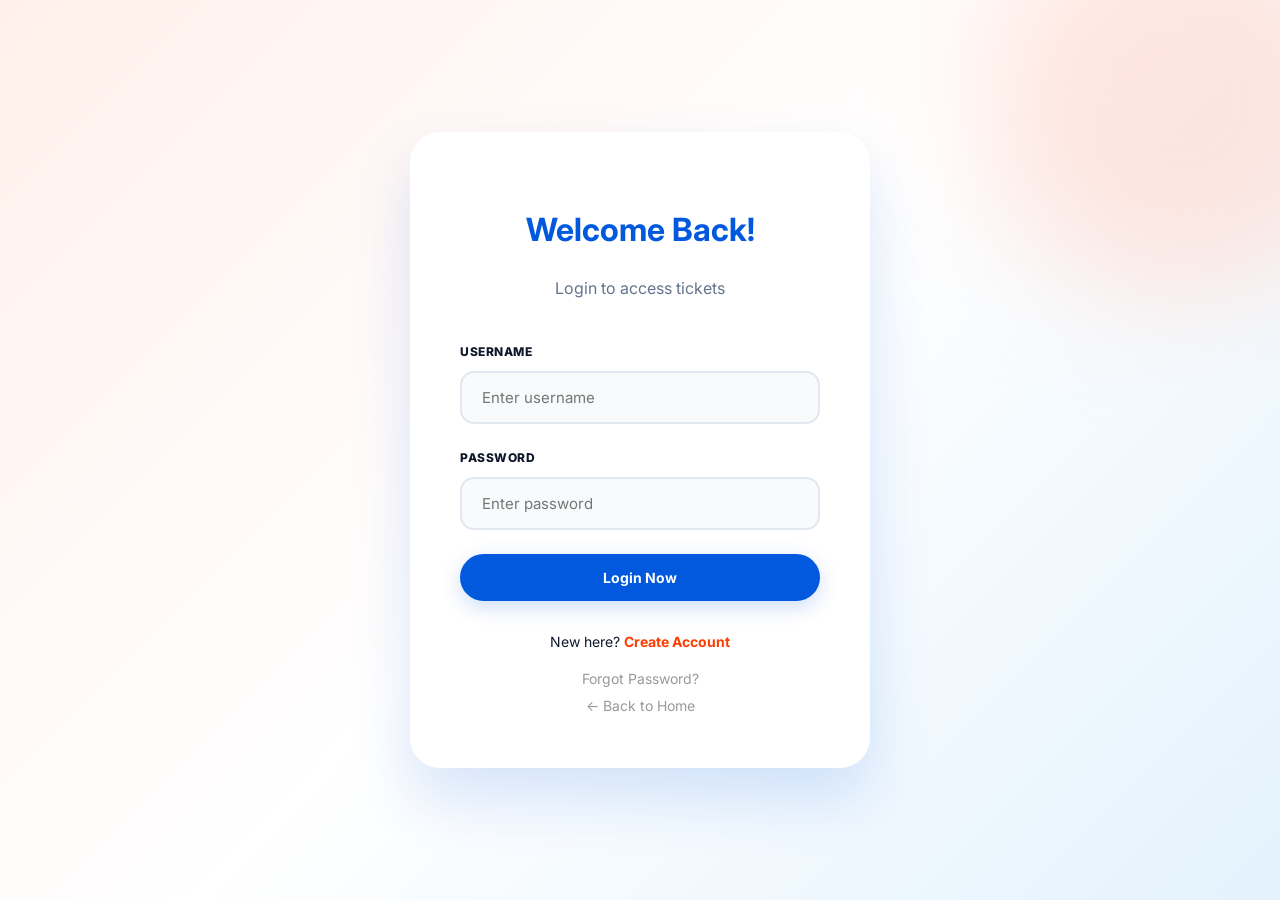
<file: buyticket.html>
<!doctype html>
<html lang="en">
<head>
  <meta charset="utf-8" />
  <meta name="viewport" content="width=device-width,initial-scale=1" />
  <title>Buy Ticket — Kids Cinema</title>
  <link href="https://fonts.googleapis.com/css2?family=Inter:wght@400;500;600;700;800&display=swap" rel="stylesheet">
  <link rel="stylesheet" href="styles.css">
  <script src="https://code.jquery.com/jquery-3.7.1.min.js"></script>
  <script src="script.js" defer></script>
  <script>
  if (window.top !== window.self) {
    document.documentElement.classList.add('in-frame');
  }
</script>
  
  <style>
    .history-section { width: 100%; max-width: 500px; margin-top: 40px; }
    .history-card {
        background: white; padding: 20px; border-radius: 16px; margin-bottom: 15px;
        display: flex; justify-content: space-between; align-items: center;
        border-left: 6px solid var(--accent); box-shadow: 0 4px 10px rgba(0,0,0,0.05);
        transition: 0.3s; position: relative; overflow: hidden;
    }
    .history-card::after {
        content: ''; position: absolute; right: -10px; top: 50%; transform: translateY(-50%);
        width: 20px; height: 20px; background: #E3F2FD; border-radius: 50%; box-shadow: inset 2px 0 5px rgba(0,0,0,0.05);
    }
    .history-card:hover { transform: translateY(-5px); box-shadow: 0 10px 20px rgba(2, 89, 221, 0.15); }
    .ticket-info h4 { margin: 0 0 5px 0; font-size: 16px; color: var(--text-primary); }
    .ticket-detail { font-size: 13px; color: var(--text-secondary); display: flex; gap: 10px; }
    .ticket-price { font-weight: 800; color: var(--accent-secondary); font-size: 15px; margin-right: 15px; }
  </style>
</head>
<body>
  
    
  <div class="app-layout">
    <nav class="sidebar glass">
      <div class="brand"><span>🎈</span> Kids Cinema</div>
      <div id="userSidebarArea"></div>
      <ul class="menu-list">
        <li class="menu-item"><a href="index.html" class="menu-link"><span class="menu-icon">🏠</span> Home</a></li>
        <li class="menu-item"><a href="contact.html" class="menu-link"><span class="menu-icon">📩</span> Contact Us</a></li>
        <li class="menu-item"><a href="buyticket.html" class="menu-link active"><span class="menu-icon">🎫</span> Buy Tickets</a></li>
        <li class="menu-item"><a href="recommend.html" class="menu-link"><span class="menu-icon">✨</span> For You</a></li>
      </ul>
      <div style="margin-top: auto;"><li class="menu-item" id="navLoginLink"></li></div>
    </nav>

    <main class="main-content">
        <div class="layout-center" style="justify-content: flex-start; padding-top: 20px;">
            
            <div style="text-align: center; margin-bottom: 30px;">
                <h1 style="font-size: 36px; margin-bottom: 5px; color: var(--accent);">Get Your Tickets</h1>
                <p style="color: var(--text-secondary);">Select movie, seat, and enjoy the show!</p>
            </div>

            <div class="glass" style="padding: 40px; background: white; width: 100%; max-width: 500px; border-radius: 30px; box-shadow: 0 25px 60px rgba(0,0,0,0.08);">
                <form id="purchaseForm">
                    
                    <div class="form-group">
                        <label class="form-label">Select Movie</label>
                        <select id="ticketMovie" class="form-select"><option value="">-- Loading Movies... --</option></select>
                    </div>

                    <div class="form-group">
                        <label class="form-label">Showtime</label>
                        <div style="display: flex; gap: 10px;">
                            <button type="button" class="btn btn-glass btn-small time-btn" data-time="10:00" style="flex:1;">10:00</button>
                            <button type="button" class="btn btn-glass btn-small time-btn" data-time="13:30" style="flex:1;">13:30</button>
                            <button type="button" class="btn btn-glass btn-small time-btn" data-time="16:00" style="flex:1;">16:00</button>
                        </div>
                        <input type="hidden" id="selectedTime" value="">
                    </div>

<div class="form-group">
    <label class="form-label">TICKET CLASS</label>
    
    <div class="pricing-card">
        <table class="pricing-table">
            <thead>
                <tr>
                    <th style="text-align: left; padding-left: 15px;">TYPE</th>
                    <th style="text-align: center;">PRICE</th>
                    <th style="text-align: right; padding-right: 15px;">SELECT</th>
                </tr>
            </thead>
            <tbody>
                <tr>
                    <td class="seat-info">
                        <span class="seat-name">Regular Seat</span>
                        <span class="seat-desc">Standard comfort</span>
                    </td>
                    <td class="seat-price">IDR 50.000</td>
                    <td class="seat-select">
                        <input type="radio" name="ticket_price" value="50000" required>
                    </td>
                </tr>
                
                <tr>
                    <td class="seat-info">
                        <span class="seat-name">VIP Suite</span>
                        <span class="seat-desc">Premium + Snacks</span>
                    </td>
                    <td class="seat-price">IDR 85.000</td>
                    <td class="seat-select">
                        <input type="radio" name="ticket_price" value="85000">
                    </td>
                </tr>
            </tbody>
        </table>
    </div>
</div>

                    <div class="form-group">
                        <label class="form-label">Seat Type</label>
                        <div style="display: flex; gap: 15px; align-items: center; background: #F8FAFC; padding: 15px; border-radius: 12px; border: 1px solid #E2E8F0;">
                            <label style="display: flex; align-items: center; gap: 8px; cursor: pointer; font-size: 14px; color: var(--text-primary);">
                                <input type="radio" name="seat" value="regular" checked> Regular
                            </label>
                            <label style="display: flex; align-items: center; gap: 8px; cursor: pointer; color: var(--accent); font-weight: 800; font-size: 14px;">
                                <input type="radio" name="seat" value="vip"> VIP Suite
                            </label>
                        </div>
                    </div>

                    <div class="form-group">
                        <label class="form-label">Quantity</label>
                        <input type="number" id="ticketQty" class="form-input" value="1" min="1" max="10">
                    </div>

                    <div id="purchaseSummary" style="background: #FFF0EB; padding: 20px; border-radius: 16px; margin-bottom: 25px; border: 1px solid #FFCCBC;">
                        <div style="color: #64748b; font-size: 14px; text-align: center;">Calculating price...</div>
                    </div>

                    <button id="btnPurchase" class="btn btn-primary" style="width: 100%; padding: 16px; font-size: 16px;">Confirm & Pay</button>
                </form>
            </div>

            <div class="history-section" style="width:100%; max-width:500px; margin-top:40px;">
                <h4 style="margin-bottom: 20px; color: var(--text-primary); text-align: center; font-weight: 800; opacity: 0.7;">🎟️ YOUR TICKET HISTORY</h4>
                <div id="historyList"></div>
            </div>
        </div>

        <div id="invoiceModal" class="modal" style="display:none;">
            <div class="modal-content" style="max-width: 400px; text-align: center;">
                <div class="modal-body">
                    <div style="font-size: 60px; margin-bottom: 10px;">🎉</div>
                    <h2 style="color: var(--accent); margin-bottom: 20px;">Booking Success!</h2>
                    <div id="invoiceContent" style="background: #F8FAFC; padding: 25px; border-radius: 20px; margin-bottom: 25px; text-align: left; border: 1px solid #E2E8F0;"></div>
                    <button id="closeInvoice" class="btn btn-primary" style="width: 100%;">Download E-Ticket</button>
                </div>
            </div>
        </div>
    </main>
  </div>
</body>
</html>
</file>
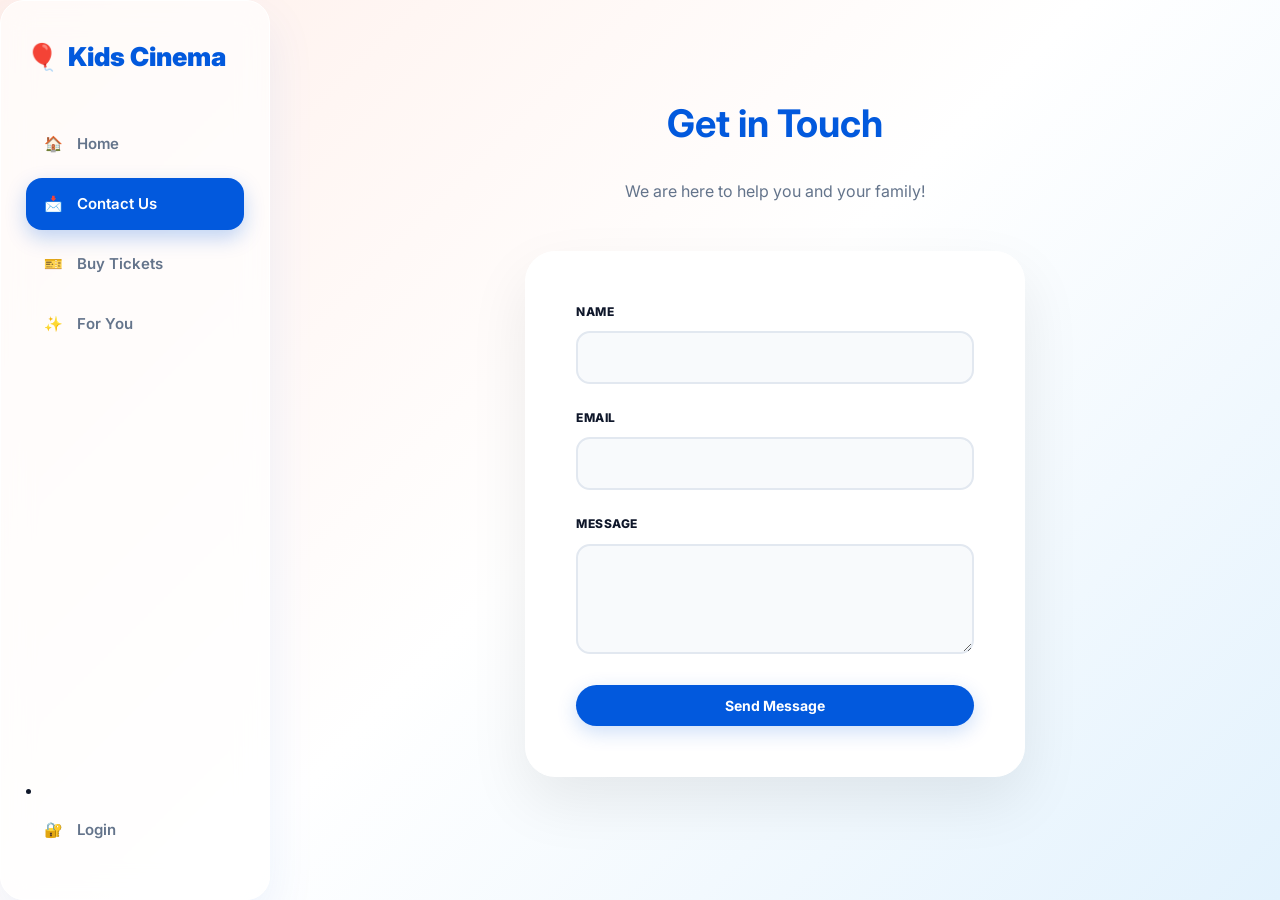
<file: contact.html>
<!doctype html>
<html lang="en">
<head>
  <meta charset="utf-8" /><meta name="viewport" content="width=device-width,initial-scale=1" />
  <title>Contact Us — Kids Cinema</title>
  <link rel="stylesheet" href="styles.css">
  <script src="https://code.jquery.com/jquery-3.7.1.min.js"></script>
  <script src="script.js" defer></script>
  <script>
  if (window.top !== window.self) {
    document.documentElement.classList.add('in-frame');
  }
</script>
</head>
<body>
  <div class="app-layout">
    <nav class="sidebar glass">
      <div class="brand"><span>🎈</span> Kids Cinema</div>
      <div id="userSidebarArea"></div>
      <ul class="menu-list">
        <li class="menu-item"><a href="index.html" class="menu-link"><span class="menu-icon">🏠</span> Home</a></li>
        <li class="menu-item"><a href="contact.html" class="menu-link active"><span class="menu-icon">📩</span> Contact Us</a></li>
        <li class="menu-item"><a href="buyticket.html" class="menu-link"><span class="menu-icon">🎫</span> Buy Tickets</a></li>
        <li class="menu-item"><a href="recommend.html" class="menu-link"><span class="menu-icon">✨</span> For You</a></li>
      </ul>
      <div style="margin-top: auto;"><li class="menu-item" id="navLoginLink"></li></div>
    </nav>
    <main class="main-content">
      <div class="layout-center">
          <div style="text-align: center; margin-bottom: 30px;">
            <h1 style="font-size: 38px; color: var(--accent);">Get in Touch</h1>
            <p style="color:var(--text-secondary);">We are here to help you and your family!</p>
          </div>
          <div class="glass" style="padding: 50px; background: white; width: 100%; max-width: 500px; border-radius: 30px; box-shadow: 0 25px 60px rgba(0,0,0,0.08);">
              <form id="contactForm">
                  <div class="form-group"><label class="form-label">Name</label><input type="text" class="form-input" required></div>
                  <div class="form-group"><label class="form-label">Email</label><input type="email" class="form-input" required></div>
                  <div class="form-group"><label class="form-label">Message</label><textarea class="form-input" rows="4" required></textarea></div>
                  <button class="btn btn-primary" style="width:100%;">Send Message</button>
              </form>
          </div>
      </div>
    </main>
  </div>
</body>
</html>
</file>
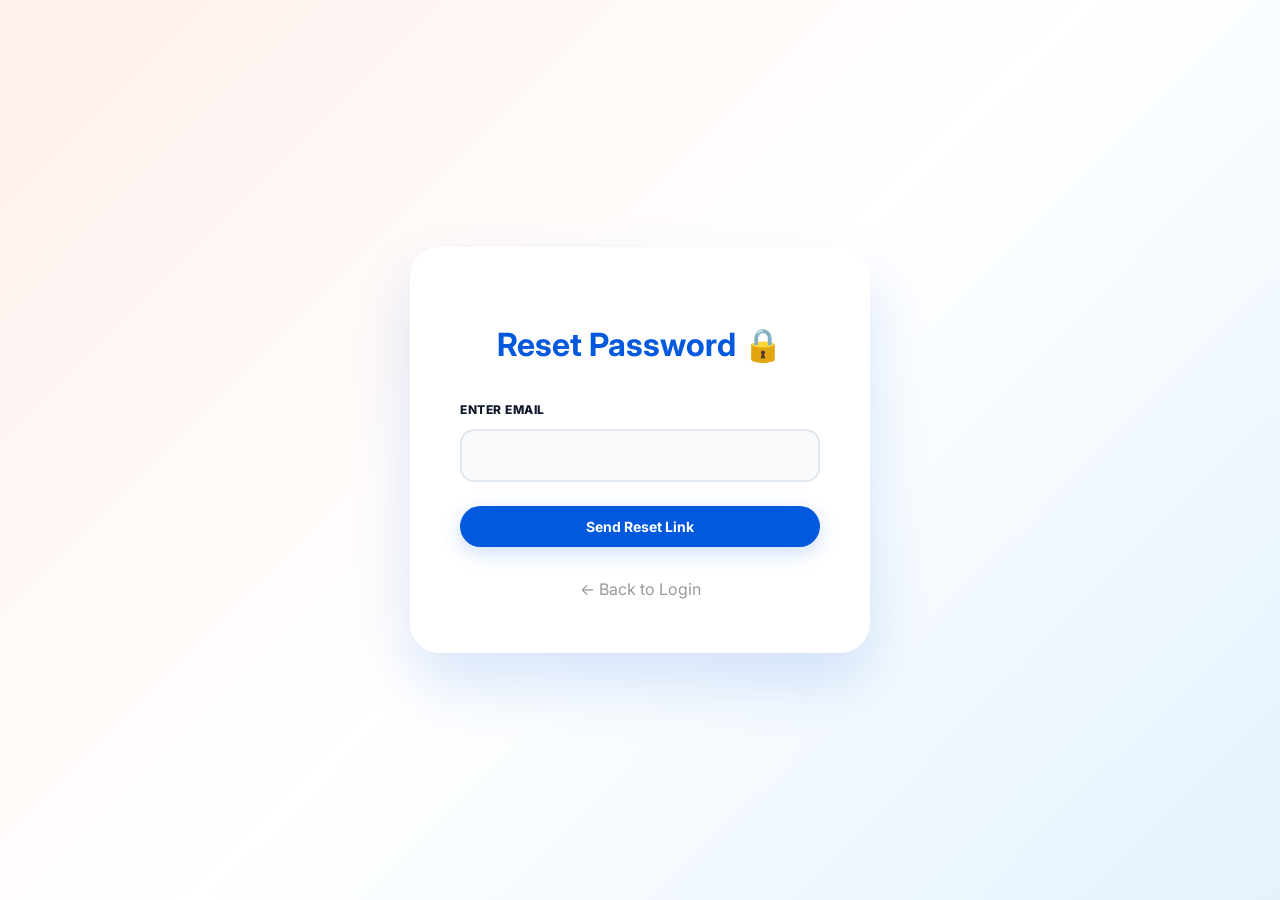
<file: forgot.html>
<!DOCTYPE html>
<html lang="en">
<head>
    <meta charset="UTF-8"><title>Forgot Password</title>
    <link rel="stylesheet" href="styles.css">
    <script src="https://code.jquery.com/jquery-3.7.1.min.js"></script>
    <script src="script.js" defer></script>
</head>
<body>
    <div class="auth-container">
        <div class="glass-form-box">
            <div style="text-align: center; margin-bottom: 30px;">
                <h1 style="color: var(--accent);">Reset Password 🔒</h1>
            </div>
            <form id="forgotForm">
                <div class="form-group"><label class="form-label">Enter email</label><input type="email" id="forgotEmail" class="form-input" required></div>
                <button type="submit" class="btn btn-primary" style="width: 100%;">Send Reset Link</button>
            </form>
            <div style="text-align: center; margin-top: 30px;"><a href="login.html" style="color: #999;">← Back to Login</a></div>
        </div>
    </div>
</body>
</html>
</file>
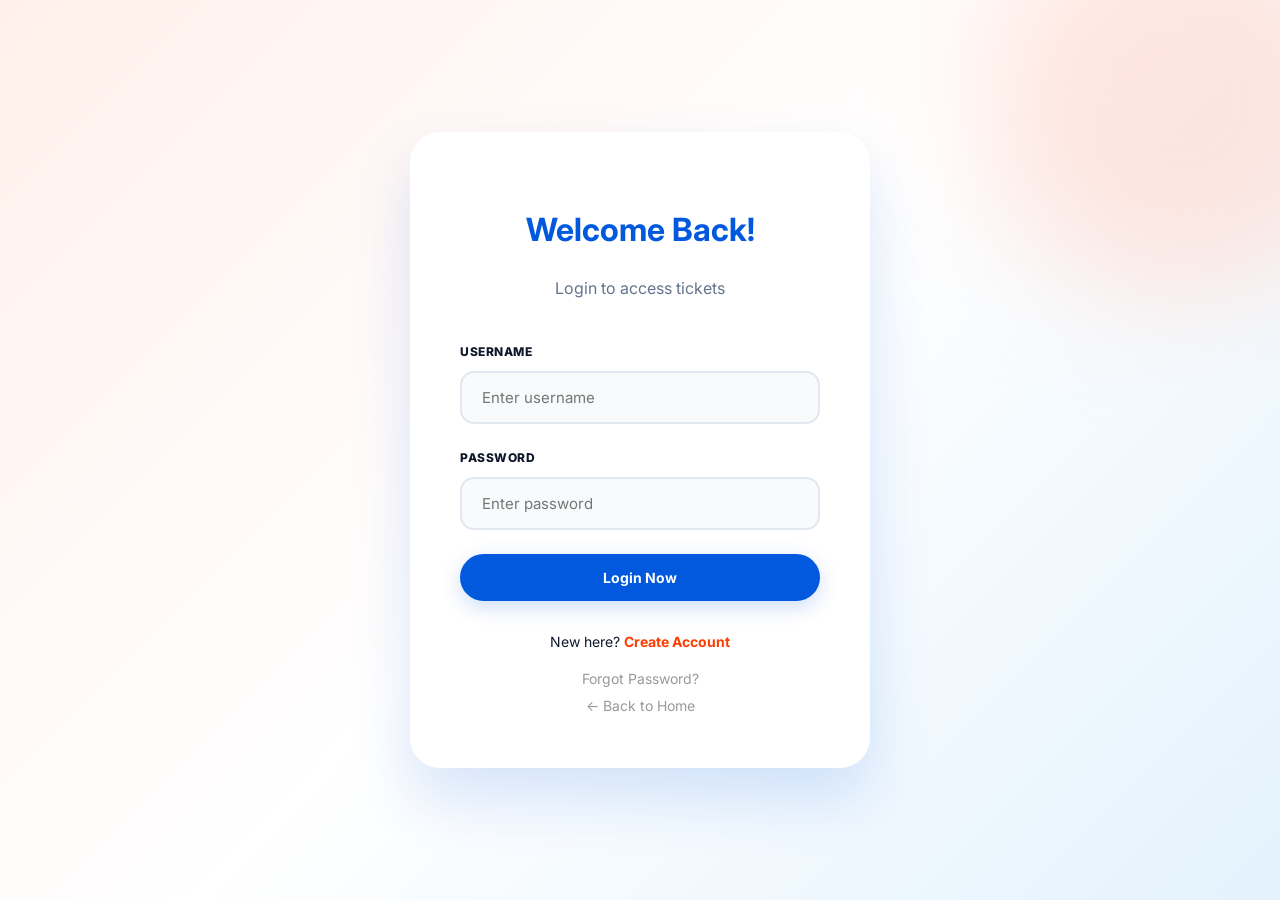
<file: login.html>
<!DOCTYPE html>
<html lang="en">
<head>
    <meta charset="UTF-8"><title>Login - Kids Cinema</title>
    <link href="https://fonts.googleapis.com/css2?family=Inter:wght@400;500;600;700;800&display=swap" rel="stylesheet">
    <link rel="stylesheet" href="styles.css">
    <script src="https://code.jquery.com/jquery-3.7.1.min.js"></script>
    <script src="script.js" defer></script>
</head>
<body>
    <div class="blob blob-1"></div>
    <div class="auth-container">
        <div class="glass-form-box">
            <div style="text-align: center; margin-bottom: 40px;">
                <h1 style="color: var(--accent); font-size: 32px;">Welcome Back!</h1>
                <p style="color: var(--text-secondary);">Login to access tickets</p>
            </div>
            <form id="loginForm">
                <div class="form-group"><label class="form-label">Username</label><input type="text" id="loginUser" class="form-input" placeholder="Enter username" required></div>
                <div class="form-group"><label class="form-label">Password</label><input type="password" id="loginPass" class="form-input" placeholder="Enter password" required></div>
                <button type="submit" class="btn btn-primary" style="width: 100%; padding: 15px;">Login Now</button>
            </form>
            <div style="text-align: center; margin-top: 30px; font-size: 14px;">
                <p>New here? <a href="signup.html" style="color: var(--accent-secondary); font-weight: 700;">Create Account</a></p>
                <a href="forgot.html" style="color: #999; display:block; margin-top:10px;">Forgot Password?</a>
                <a href="index.html" style="color: #999; margin-top: 5px; display: inline-block;">← Back to Home</a>
            </div>
        </div>
    </div>
</body>
</html>
</file>
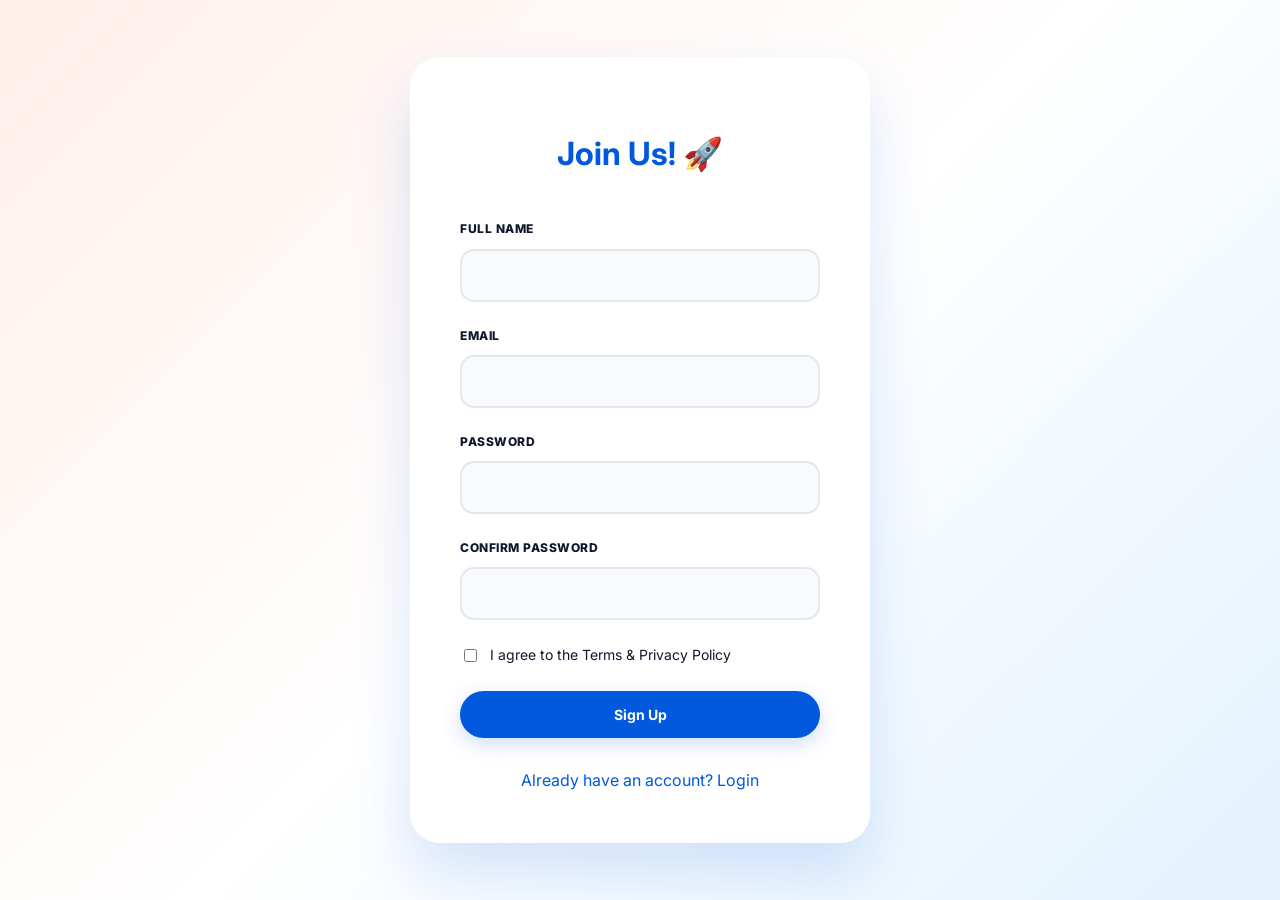
<file: signup.html>
<!DOCTYPE html>
<html lang="en">
<head>
    <meta charset="UTF-8"><title>Sign Up - Kids Cinema</title>
    <link rel="stylesheet" href="styles.css">
    <script src="https://code.jquery.com/jquery-3.7.1.min.js"></script>
    <script src="script.js" defer></script>
</head>
<body>
    <div class="auth-container">
        <div class="glass-form-box">
            <div style="text-align: center; margin-bottom: 40px;"><h1 style="color: var(--accent);">Join Us! 🚀</h1></div>
            <form id="registerForm">
                <div class="form-group"><label class="form-label">Full Name</label><input type="text" class="form-input" required></div>
                <div class="form-group"><label class="form-label">Email</label><input type="email" class="form-input" required></div>
                <div class="form-group"><label class="form-label">Password</label><input type="password" class="form-input" required></div>
                <div class="form-group"><label class="form-label">Confirm Password</label><input type="password" class="form-input" required></div>
                <div class="form-group"><label style="display:flex; gap:10px; align-items:center; font-size:14px;"><input type="checkbox" required>I agree to the Terms & Privacy Policy</label></div>
                <button type="submit" class="btn btn-primary" style="width: 100%; padding: 15px;">Sign Up</button>
            </form>
            <div style="text-align: center; margin-top: 30px;"><a href="login.html" style="color: var(--accent);">Already have an account? Login</a></div>
        </div>
    </div>
</body>
</html>
</file>
<file: styles.css>
/* =========================================
   🎬 KIDS CINEMA - FINAL COMPLETE STYLE
   ========================================= */

@import url('https://fonts.googleapis.com/css2?family=Inter:wght@400;500;600;700;800&display=swap');

:root {
    /* Palette: Peach -> White -> Soft Blue */
    --bg-gradient: linear-gradient(135deg, #FFF0EB 0%, #FFFFFF 50%, #E3F2FD 100%);
    
    /* Glass Effect */
    --glass-bg: rgba(255, 255, 255, 0.9); 
    --glass-border: 1px solid rgba(255, 255, 255, 1);
    --glass-shadow: 0 20px 50px 0 rgba(2, 89, 221, 0.08);
    --radius: 24px;

    /* Colors */
    --accent: #0259DD;       /* Biru Utama */
    --accent-hover: #FF3D00; /* Hover jadi Oranye */
    --accent-secondary: #FF3D00; /* Oranye Kontras */
    
    --text-primary: #0F172A;
    --text-secondary: #64748b;
    --sidebar-width: 270px;
}

/* --- 1. GLOBAL & ANIMATIONS --- */
html { scroll-behavior: smooth; }

/* View Transition API (Smooth Page Load) */
@view-transition { navigation: auto; }

* { box-sizing: border-box; transition: all 0.2s cubic-bezier(0.25, 0.8, 0.25, 1); }

body {
    margin: 0; font-family: 'Inter', sans-serif;
    background: var(--bg-gradient); background-attachment: fixed;
    color: var(--text-primary); min-height: 100vh; line-height: 1.6;
    overflow-x: hidden; position: relative;
    animation: pageFadeIn 0.5s ease-out;
}

@keyframes pageFadeIn { from { opacity: 0; transform: translateY(10px); } to { opacity: 1; transform: translateY(0); } }
@keyframes floatBlob { 0% { transform: translate(0, 0) scale(1); } 100% { transform: translate(20px, 40px) scale(1.1); } }
@keyframes slideInRight { from { transform: translateX(100%); opacity: 0; } to { transform: translateX(0); opacity: 1; } }
@keyframes zoomIn { from { transform: scale(0.95); opacity: 0; } to { transform: scale(1); opacity: 1; } }

a { text-decoration: none; color: inherit; }
ul { list-style: none; padding: 0; margin: 0; }

/* DECORATION BLOBS */
.blob { position: absolute; border-radius: 50%; filter: blur(60px); z-index: -1; animation: floatBlob 10s infinite alternate ease-in-out; opacity: 0.6; }
.blob-1 { top: -100px; right: -100px; width: 400px; height: 400px; background: #FFD6CC; }
.blob-2 { bottom: 0; left: -100px; width: 500px; height: 500px; background: #D1E9FF; animation-delay: 2s; }

/* --- 2. UTILITY & BUTTONS --- */
.glass {
    background: var(--glass-bg); backdrop-filter: blur(20px); -webkit-backdrop-filter: blur(20px);
    border: var(--glass-border); box-shadow: var(--glass-shadow); border-radius: var(--radius);
}

.btn {
    padding: 12px 28px; border-radius: 50px; border: none; font-weight: 700;
    cursor: pointer; font-size: 14px; font-family: inherit; display: inline-flex; align-items: center; justify-content: center; gap: 8px;
    position: relative; overflow: hidden;
}
.btn-primary { background: var(--accent); color: white; box-shadow: 0 6px 20px rgba(2, 89, 221, 0.2); }
.btn-primary:hover { background: var(--accent-hover); transform: translateY(-3px); box-shadow: 0 10px 25px rgba(255, 61, 0, 0.3); }
.btn-glass { background: white; color: var(--accent); border: 2px solid rgba(2, 89, 221, 0.1); font-weight: 700; }
.btn-glass:hover { border-color: var(--accent); background: #F0F7FF; transform: translateY(-2px); }
.btn-small { padding: 8px 16px; font-size: 13px; }

/* --- 3. LAYOUT & SIDEBAR --- */
.app-layout { display: flex; min-height: 100vh; position: relative; z-index: 1; }

.sidebar {
    width: var(--sidebar-width); padding: 35px 25px;
    display: flex; flex-direction: column; position: fixed; height: 100vh; z-index: 100;
    background: rgba(255, 255, 255, 0.65); backdrop-filter: blur(15px); border-right: 1px solid white;
}
.brand { font-size: 26px; font-weight: 900; margin-bottom: 40px; color: var(--accent); display: flex; align-items: center; gap: 10px; }
.menu-item { margin-bottom: 8px; }
.menu-link {
    display: flex; align-items: center; gap: 14px; padding: 14px 18px; border-radius: 16px;
    color: var(--text-secondary); font-weight: 600; font-size: 15px; position: relative; overflow: hidden;
}
.menu-link:hover { background: white; color: var(--accent); box-shadow: 0 4px 15px rgba(0,0,0,0.05); transform: translateX(5px); }
.menu-link:active { transform: scale(0.96); }
.menu-link.active { background: var(--accent); color: white; box-shadow: 0 8px 20px rgba(2, 89, 221, 0.25); }

/* CONTENT & CENTER LAYOUT */
.main-content { flex-grow: 1; margin-left: var(--sidebar-width); padding: 40px; }
.layout-center { display: flex; flex-direction: column; align-items: center; justify-content: center; min-height: 85vh; width: 100%; }

/* --- 4. COMPONENTS: HERO, SEARCH, CARDS --- */
.hero-banner {
    height: 380px; padding: 60px; display: flex; align-items: center;
    background: linear-gradient(110deg, #0259DD 0%, #4F8CFF 100%);
    border-radius: 32px; position: relative; overflow: hidden; margin-bottom: 50px;
    box-shadow: 0 25px 50px rgba(2, 89, 221, 0.25); color: white;
}
.hero-banner::after { content:''; position: absolute; right: -80px; top: -50px; width: 400px; height: 400px; background: radial-gradient(circle, rgba(255, 61, 0, 0.4) 0%, transparent 70%); border-radius: 50%; }
.hero-title { font-size: 52px; margin-bottom: 15px; color: white; line-height: 1.1; }

.search-container {
    background: rgba(255, 255, 255, 0.25); backdrop-filter: blur(10px); padding: 8px; border-radius: 50px;
    display: flex; gap: 12px; margin-top: 25px; border: 1px solid rgba(255, 255, 255, 0.5); max-width: 500px;
}
.search-input { background: transparent; border: none; outline: none; padding: 12px 20px; color: white; font-size: 15px; flex-grow: 1; font-weight: 500; }
.search-input::placeholder { color: rgba(255, 255, 255, 0.85); }

.grid { display: grid; grid-template-columns: repeat(auto-fill, minmax(210px, 1fr)); gap: 30px; }
.movie-card { padding: 15px; cursor: pointer; background: white; border-radius: 20px; box-shadow: 0 10px 30px rgba(0,0,0,0.03); border: 1px solid #f0f0f0; position: relative; overflow: hidden; }
.movie-card:hover { transform: translateY(-12px); box-shadow: 0 20px 40px rgba(2, 89, 221, 0.12); border-color: var(--accent); }
.movie-poster { width: 100%; aspect-ratio: 2/3; object-fit: cover; border-radius: 16px; margin-bottom: 15px; }
.movie-info h4 { font-size: 17px; margin: 0 0 6px 0; white-space: nowrap; overflow: hidden; text-overflow: ellipsis; color: var(--text-primary); }
.movie-meta { font-size: 13px; color: var(--text-secondary); display: flex; justify-content: space-between; font-weight: 600;}

/* --- 5. FORMS & AUTH --- */
.auth-container { display: flex; justify-content: center; align-items: center; min-height: 100vh; padding: 20px; }
.glass-form-box { width: 100%; max-width: 460px; padding: 50px; background: white; border-radius: 30px; box-shadow: 0 30px 60px rgba(2, 89, 221, 0.15); }

.form-group { margin-bottom: 24px; text-align: left; }
.form-label { display: block; margin-bottom: 10px; font-weight: 800; font-size: 12px; color: var(--text-primary); text-transform: uppercase; letter-spacing: 0.5px; }
.form-input, .form-select, textarea {
    width: 100%; padding: 15px 20px; border-radius: 14px; border: 2px solid #E2E8F0;
    background: #F8FAFC; color: var(--text-primary); outline: none; font-size: 15px; font-family: inherit;
}
.form-input:focus, textarea:focus { border-color: var(--accent); background: white; box-shadow: 0 0 0 4px rgba(2, 89, 221, 0.1); transform: scale(1.01); }

/* --- 6. COMMENTS & MODAL --- */
.modal { position: fixed; top:0; left:0; width:100%; height:100%; background: rgba(15, 23, 42, 0.7); backdrop-filter: blur(5px); display: flex; align-items: center; justify-content: center; z-index: 1000; }
.modal-content { width: 95%; max-width: 700px; background: white; border-radius: 24px; padding: 0; overflow: hidden; max-height: 90vh; display: flex; flex-direction: column; animation: zoomIn 0.3s ease; }
.modal-body { padding: 40px; overflow-y: auto; }

.synopsis-box { background: #F8FAFC; padding: 20px; border-radius: 16px; border-left: 5px solid var(--accent); margin: 20px 0; font-size: 15px; color: #334155; line-height: 1.7; }
.comment-input-wrapper { background: #F8FAFC; padding: 15px; border-radius: 16px; border: 1px solid #E2E8F0; margin-bottom: 25px; display: flex; gap: 12px; align-items: center; }
.comment-list { max-height: 350px; overflow-y: auto; padding-right: 10px; display: flex; flex-direction: column; gap: 15px; }
.comment-item { display: flex; gap: 15px; align-items: flex-start; }
.comment-avatar { width: 42px; height: 42px; border-radius: 50%; background: var(--accent); color: white; font-weight: 700; font-size: 18px; display: flex; align-items: center; justify-content: center; flex-shrink: 0; }
.comment-bubble { background: #F1F5F9; padding: 15px; border-radius: 0 18px 18px 18px; flex-grow: 1; }
.comment-user { font-weight: 800; font-size: 14px; margin-right: 10px; }
.comment-rating { color: #FFB400; font-weight: 800; font-size: 12px; }

/* --- 7. TOAST & HISTORY --- */
#toast-container { position: fixed; top: 30px; right: 30px; z-index: 3000; display: flex; flex-direction: column; gap: 10px; }
.toast { background: white; padding: 15px 25px; border-radius: 16px; box-shadow: 0 10px 30px rgba(0,0,0,0.15); border-left: 6px solid var(--accent); display: flex; align-items: center; gap: 12px; animation: slideInRight 0.3s ease; }

.history-card {
    background: white; padding: 20px; border-radius: 16px; margin-bottom: 15px; display: flex; justify-content: space-between; align-items: center;
    border-left: 6px solid var(--accent); box-shadow: 0 4px 10px rgba(0,0,0,0.05); position: relative; overflow: hidden; transition: 0.3s;
}
.history-card::after { content: ''; position: absolute; right: -10px; top: 50%; transform: translateY(-50%); width: 20px; height: 20px; background: #E3F2FD; border-radius: 50%; }
.history-card:hover { transform: translateY(-5px); box-shadow: 0 10px 20px rgba(2, 89, 221, 0.15); }

/* MOBILE */
@media (max-width: 768px) {
    .app-layout { flex-direction: column; }
    .sidebar { width: 100%; height: auto; position: relative; padding: 15px 20px; flex-direction: row; justify-content: space-between; border-right: none; background: white; border-bottom: 1px solid #eee; }
    .menu-list { display: none; }
    .main-content { margin-left: 0; padding: 25px; }
    .hero-banner { height: auto; padding: 40px 20px; text-align: center; }
    .search-container { margin: 20px auto 0; }
}

/* ✅ Hide sidebar ketika halaman dibuka di dalam iframe */
.in-frame .sidebar { display: none !important; }
.in-frame .main-content { margin-left: 0 !important; }
.in-frame .app-layout { display: block !important; }

/* --- Tambahan untuk Pricing Table --- */
.pricing-container {
    background-color: #fff;
    border: 1px solid #ddd;
    border-radius: 8px;
    padding: 15px;
    margin-bottom: 15px;
    box-shadow: 0 2px 4px rgba(0,0,0,0.05);
}

.pricing-table {
    width: 100%;
    border-collapse: collapse;
}

.pricing-table th {
    font-size: 12px;
    font-weight: 800;
    color: #333;
    text-transform: uppercase;
    padding-bottom: 10px;
    border-bottom: 1px solid #eee;
}

.pricing-table td {
    padding: 12px 0;
    font-size: 14px;
    color: #555;
    border-bottom: 1px solid #eee;
}

.pricing-table tr:last-child td {
    border-bottom: none;
}

.pricing-table .price-text {
    font-weight: bold;
    color: #4a5568;
    text-align: center;
}

/* Memperbesar tombol radio agar mudah diklik */
.ticket-radio {
    transform: scale(1.2);
    cursor: pointer;
}

/* --- TAMPILAN PRICING TABLE --- */
.pricing-card {
    background: #ffffff;
    border: 1px solid #e2e8f0;
    border-radius: 16px; /* Sudut membulat */
    overflow: hidden;
    box-shadow: 0 4px 6px rgba(0,0,0,0.02);
    margin-bottom: 20px;
}

.pricing-table {
    width: 100%;
    border-collapse: collapse;
}

/* Header Tabel */
.pricing-table th {
    background: #f8fafc;
    color: #64748b;
    font-size: 11px;
    font-weight: 800;
    text-transform: uppercase;
    letter-spacing: 0.5px;
    padding: 12px 10px;
    border-bottom: 1px solid #e2e8f0;
}

/* Isi Tabel */
.pricing-table td {
    padding: 15px;
    border-bottom: 1px solid #f1f5f9;
    vertical-align: middle;
}

/* Hilangkan garis di baris terakhir */
.pricing-table tr:last-child td {
    border-bottom: none;
}

/* Styling Teks */
.seat-info {
    display: flex;
    flex-direction: column;
}
.seat-name {
    font-weight: 700;
    color: #334155;
    font-size: 14px;
}
.seat-desc {
    font-size: 11px;
    color: #94a3b8;
    margin-top: 2px;
}
.seat-price {
    text-align: center;
    font-family: 'Inter', sans-serif;
    font-weight: 600;
    color: #475569;
    font-size: 14px;
}
.seat-select {
    text-align: right;
    padding-right: 15px;
}

/* Tombol Radio Kustom */
.seat-select input[type="radio"] {
    appearance: none;
    width: 20px;
    height: 20px;
    border: 2px solid #cbd5e1;
    border-radius: 50%;
    cursor: pointer;
    position: relative;
    transition: 0.2s;
}

/* Saat dipilih */
.seat-select input[type="radio"]:checked {
    border-color: #0259DD; /* Warna biru utama */
    background-color: #0259DD;
    box-shadow: 0 0 0 3px rgba(2, 89, 221, 0.2);
}

/* Titik putih di tengah radio */
.seat-select input[type="radio"]:checked::after {
    content: '';
    position: absolute;
    top: 50%; left: 50%;
    transform: translate(-50%, -50%);
    width: 8px; height: 8px;
    background: white;
    border-radius: 50%;
}
</file>
